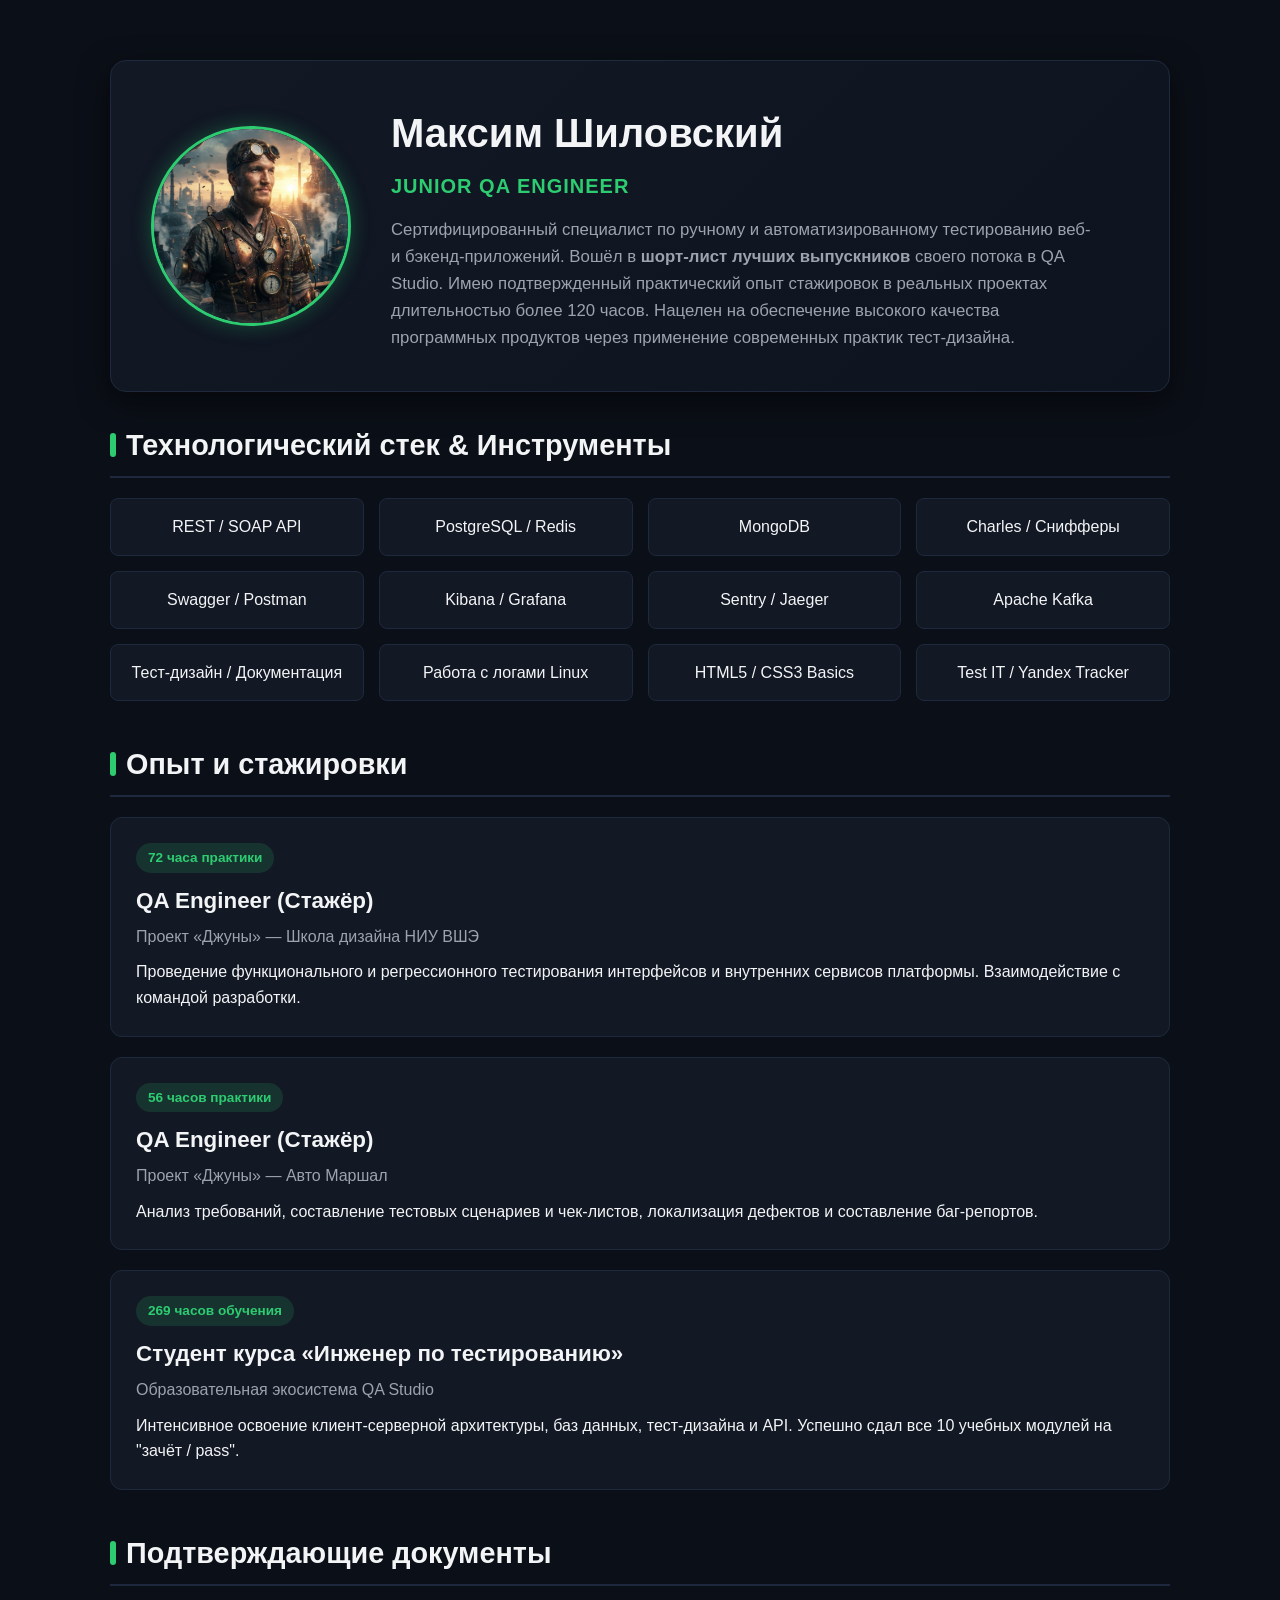
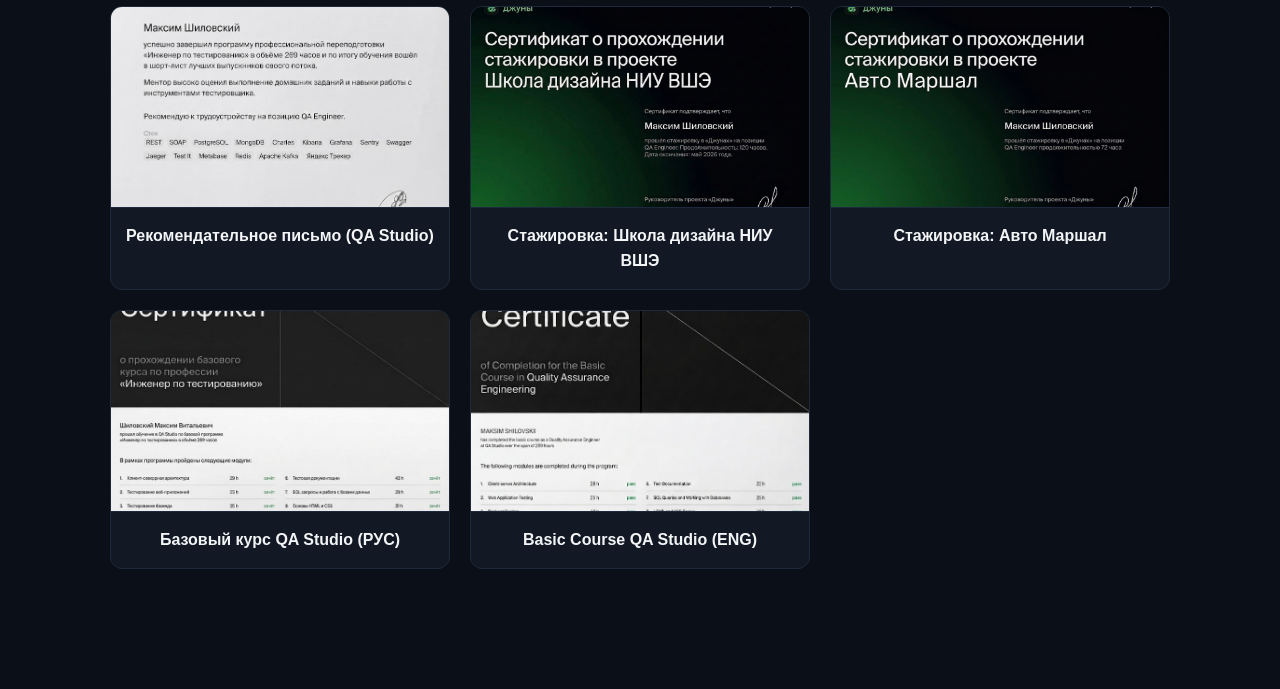
<file: index.html>
<!DOCTYPE html>
<html lang="ru">
<head>
    <meta charset="UTF-8">
    <meta name="viewport" content="width=device-width, initial-scale=1.0">
    <title>Максим Шиловский | Junior QA Engineer</title>
    <style>
        :root {
            --bg-color: #0b0f17;
            --card-bg: #121824;
            --accent-color: #2ecc71; /* Фирменный зелёный цвет проекта Джуны */
            --text-main: #f3f4f6;
            --text-muted: #9ca3af;
            --border-color: #1f293d;
        }

        * {
            box-sizing: border-box;
            margin: 0;
            padding: 0;
            font-family: 'Segoe UI', Tahoma, Geneva, Verdana, sans-serif;
        }

        body {
            background-color: var(--bg-color);
            color: var(--text-main);
            line-height: 1.6;
            padding-bottom: 60px;
        }

        .container {
            max-width: 1100px;
            margin: 0 auto;
            padding: 20px;
        }

        /* Шапка / Профиль */
        .profile-card {
            background: linear-gradient(135deg, #121824 0%, #0d131f 100%);
            border: 1px solid var(--border-color);
            border-radius: 16px;
            padding: 40px;
            display: flex;
            align-items: center;
            gap: 40px;
            margin-top: 40px;
            margin-bottom: 30px;
            box-shadow: 0 10px 30px rgba(0, 0, 0, 0.5);
        }

        .profile-avatar {
            width: 200px;
            height: 200px;
            border-radius: 50%;
            object-fit: cover;
            border: 3px solid var(--accent-color);
            box-shadow: 0 0 20px rgba(46, 204, 113, 0.3);
        }

        .profile-info h1 {
            font-size: 2.5rem;
            margin-bottom: 5px;
            font-weight: 700;
        }

        .profile-info .subtitle {
            color: var(--accent-color);
            font-size: 1.25rem;
            font-weight: 600;
            text-transform: uppercase;
            letter-spacing: 1px;
            margin-bottom: 15px;
        }

        .profile-info .bio {
            color: var(--text-muted);
            font-size: 1.05rem;
            max-width: 700px;
        }

        /* Заголовки разделов */
        section {
            margin-bottom: 40px;
        }

        h2 {
            font-size: 1.8rem;
            margin-bottom: 20px;
            display: flex;
            align-items: center;
            gap: 10px;
            border-bottom: 2px solid var(--border-color);
            padding-bottom: 8px;
        }

        h2::before {
            content: '';
            display: inline-block;
            width: 6px;
            height: 24px;
            background-color: var(--accent-color);
            border-radius: 3px;
        }

        /* Технологический стек */
        .skills-grid {
            display: grid;
            grid-template-columns: repeat(auto-fill, minmax(220px, 1fr));
            gap: 15px;
        }

        .skill-item {
            background-color: var(--card-bg);
            border: 1px solid var(--border-color);
            padding: 15px;
            border-radius: 8px;
            text-align: center;
            font-weight: 500;
            transition: transform 0.2s, border-color 0.2s;
        }

        .skill-item:hover {
            transform: translateY(-3px);
            border-color: var(--accent-color);
        }

        /* Опыт и обучение */
        .timeline {
            display: flex;
            flex-direction: column;
            gap: 20px;
        }

        .timeline-item {
            background-color: var(--card-bg);
            border: 1px solid var(--border-color);
            border-radius: 12px;
            padding: 25px;
            position: relative;
        }

        .timeline-badge {
            background-color: rgba(46, 204, 113, 0.15);
            color: var(--accent-color);
            padding: 4px 12px;
            border-radius: 20px;
            font-size: 0.85rem;
            font-weight: bold;
            display: inline-block;
            margin-bottom: 10px;
        }

        .timeline-item h3 {
            font-size: 1.4rem;
            margin-bottom: 5px;
        }

        .timeline-company {
            color: var(--text-muted);
            font-weight: 500;
            margin-bottom: 10px;
        }

        /* Галерея сертификатов */
        .cert-grid {
            display: grid;
            grid-template-columns: repeat(auto-fill, minmax(300px, 1fr));
            gap: 20px;
        }

        .cert-card {
            background-color: var(--card-bg);
            border: 1px solid var(--border-color);
            border-radius: 12px;
            overflow: hidden;
            transition: box-shadow 0.3s;
            cursor: pointer;
        }

        .cert-card:hover {
            box-shadow: 0 5px 15px rgba(0, 0, 0, 0.4);
            border-color: rgba(46, 204, 113, 0.5);
        }

        .cert-img-wrapper {
            width: 100%;
            height: 200px;
            overflow: hidden;
            background-color: #000;
            display: flex;
            align-items: center;
            justify-content: center;
        }

        .cert-card img {
            width: 100%;
            height: 100%;
            object-fit: cover;
            transition: transform 0.3s;
        }

        .cert-card:hover img {
            transform: scale(1.05);
        }

        .cert-title {
            padding: 15px;
            font-size: 1rem;
            font-weight: 600;
            text-align: center;
            border-top: 1px solid var(--border-color);
        }

        /* Модальное окно для просмотра документов */
        .modal {
            display: none;
            position: fixed;
            z-index: 1000;
            top: 0;
            left: 0;
            width: 100%;
            height: 100%;
            background-color: rgba(0, 0, 0, 0.9);
            justify-content: center;
            align-items: center;
            padding: 20px;
        }

        .modal-content {
            max-width: 90%;
            max-height: 90%;
            border-radius: 8px;
            box-shadow: 0 0 30px rgba(255, 255, 255, 0.1);
        }

        .modal-close {
            position: absolute;
            top: 20px;
            right: 30px;
            color: #fff;
            font-size: 40px;
            font-weight: bold;
            cursor: pointer;
        }

        /* Адаптивность */
        @media (max-width: 768px) {
            .profile-card {
                flex-direction: column;
                text-align: center;
                padding: 25px;
            }
            .profile-avatar {
                width: 150px;
                height: 150px;
            }
        }
    </style>
</head>
<body>

    <div class="container">
        
        <header class="profile-card">
            <img src="avatar.png" alt="Максим Шиловский" class="profile-avatar">
            <div class="profile-info">
                <h1>Максим Шиловский</h1>
                <div class="subtitle">Junior QA Engineer</div>
                <p class="bio">
                    Сертифицированный специалист по ручному и автоматизированному тестированию веб- и бэкенд-приложений. 
                    Вошёл в <strong>шорт-лист лучших выпускников</strong> своего потока в QA Studio. 
                    Имею подтвержденный практический опыт стажировок в реальных проектах длительностью более 120 часов. 
                    Нацелен на обеспечение высокого качества программных продуктов через применение современных практик тест-дизайна.
                </p>
            </div>
        </header>

        <section>
            <h2>Технологический стек & Инструменты</h2>
            <div class="skills-grid">
                <div class="skill-item">REST / SOAP API</div>
                <div class="skill-item">PostgreSQL / Redis</div>
                <div class="skill-item">MongoDB</div>
                <div class="skill-item">Charles / Снифферы</div>
                <div class="skill-item">Swagger / Postman</div>
                <div class="skill-item">Kibana / Grafana</div>
                <div class="skill-item">Sentry / Jaeger</div>
                <div class="skill-item">Apache Kafka</div>
                <div class="skill-item">Тест-дизайн / Документация</div>
                <div class="skill-item">Работа с логами Linux</div>
                <div class="skill-item">HTML5 / CSS3 Basics</div>
                <div class="skill-item">Test IT / Yandex Tracker</div>
            </div>
        </section>

        <section>
            <h2>Опыт и стажировки</h2>
            <div class="timeline">
                
                <div class="timeline-item">
                    <span class="timeline-badge">72 часа практики</span>
                    <h3>QA Engineer (Стажёр)</h3>
                    <div class="timeline-company">Проект «Джуны» — Школа дизайна НИУ ВШЭ</div>
                    <p>Проведение функционального и регрессионного тестирования интерфейсов и внутренних сервисов платформы. Взаимодействие с командой разработки.</p>
                </div>

                <div class="timeline-item">
                    <span class="timeline-badge">56 часов практики</span>
                    <h3>QA Engineer (Стажёр)</h3>
                    <div class="timeline-company">Проект «Джуны» — Авто Маршал</div>
                    <p>Анализ требований, составление тестовых сценариев и чек-листов, локализация дефектов и составление баг-репортов.</p>
                </div>

                <div class="timeline-item">
                    <span class="timeline-badge">269 часов обучения</span>
                    <h3>Студент курса «Инженер по тестированию»</h3>
                    <div class="timeline-company">Образовательная экосистема QA Studio</div>
                    <p>Интенсивное освоение клиент-серверной архитектуры, баз данных, тест-дизайна и API. Успешно сдал все 10 учебных модулей на "зачёт / pass".</p>
                </div>

            </div>
        </section>

        <section>
            <h2>Подтверждающие документы</h2>
            <div class="cert-grid">
                
                <div class="cert-card" onclick="openModal('recommendation.JPG')">
                    <div class="cert-img-wrapper"><img src="recommendation.JPG" alt="Рекомендательное письмо"></div>
                    <div class="cert-title">Рекомендательное письмо (QA Studio)</div>
                </div>

                <div class="cert-card" onclick="openModal('cert_hse.JPG')">
                    <div class="cert-img-wrapper"><img src="cert_hse.JPG" alt="Сертификат НИУ ВШЭ"></div>
                    <div class="cert-title">Стажировка: Школа дизайна НИУ ВШЭ</div>
                </div>

                <div class="cert-card" onclick="openModal('cert_automarshal.JPG')">
                    <div class="cert-img-wrapper"><img src="cert_automarshal.JPG" alt="Сертификат Авто Маршал"></div>
                    <div class="cert-title">Стажировка: Авто Маршал</div>
                </div>

                <div class="cert-card" onclick="openModal('cert_qa_ru.JPG')">
                    <div class="cert-img-wrapper"><img src="cert_qa_ru.JPG" alt="Сертификат QA Studio RU"></div>
                    <div class="cert-title">Базовый курс QA Studio (РУС)</div>
                </div>

                <div class="cert-card" onclick="openModal('cert_qa_en.JPG')">
                    <div class="cert-img-wrapper"><img src="cert_qa_en.JPG" alt="Сертификат QA Studio EN"></div>
                    <div class="cert-title">Basic Course QA Studio (ENG)</div>
                </div>

            </div>
        </section>

    </div>

    <div id="imageModal" class="modal" onclick="closeModal()">
        <span class="modal-close" onclick="closeModal()">&times;</span>
        <img class="modal-content" id="modalImg">
    </div>

    <script>
        function openModal(imgSrc) {
            document.getElementById('imageModal').style.display = 'flex';
            document.getElementById('modalImg').src = imgSrc;
        }

        function closeModal() {
            document.getElementById('imageModal').style.display = 'none';
        }
    </script>
</body>
</html>
</file>
